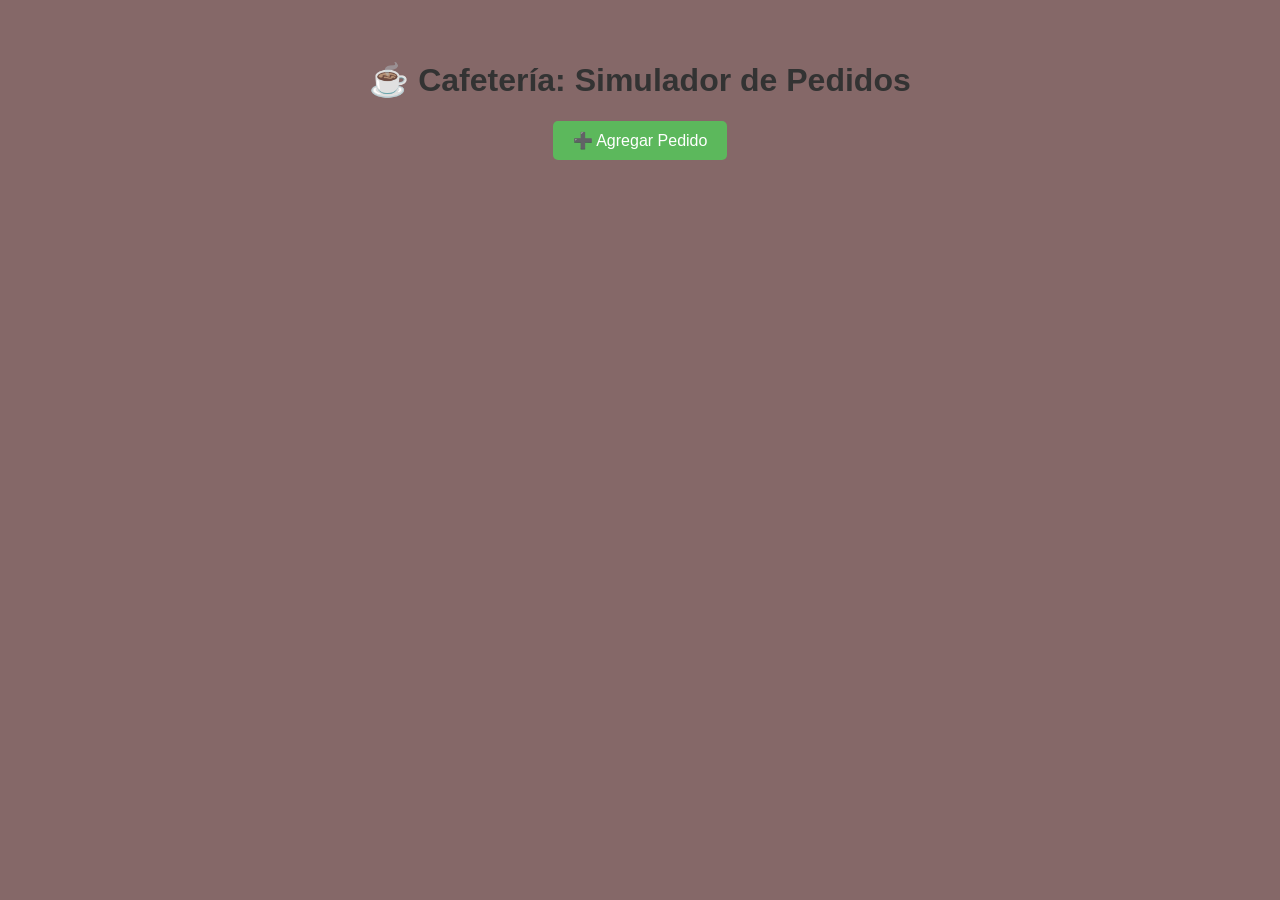
<file: index.html>
<!DOCTYPE html>
<html lang="en">
<head>
    <meta charset="UTF-8">
    <meta name="viewport" content="width=device-width, initial-scale=1.0">
    <title>Simulador de Pedidos en Cafetería</title>
    <link rel="stylesheet" href="style.css">
</head>
<body>
    <h1>☕ Cafetería: Simulador de Pedidos</h1>
    <div class="controls">
        <button id="addOrderBtn">➕ Agregar Pedido</button>
    </div>
    <ul id="orderList">
        <!-- Los pedidos se mostrarán aquí -->
    </ul>

    <script src="cafeteria.js"></script>
</body>
</html>
</file>
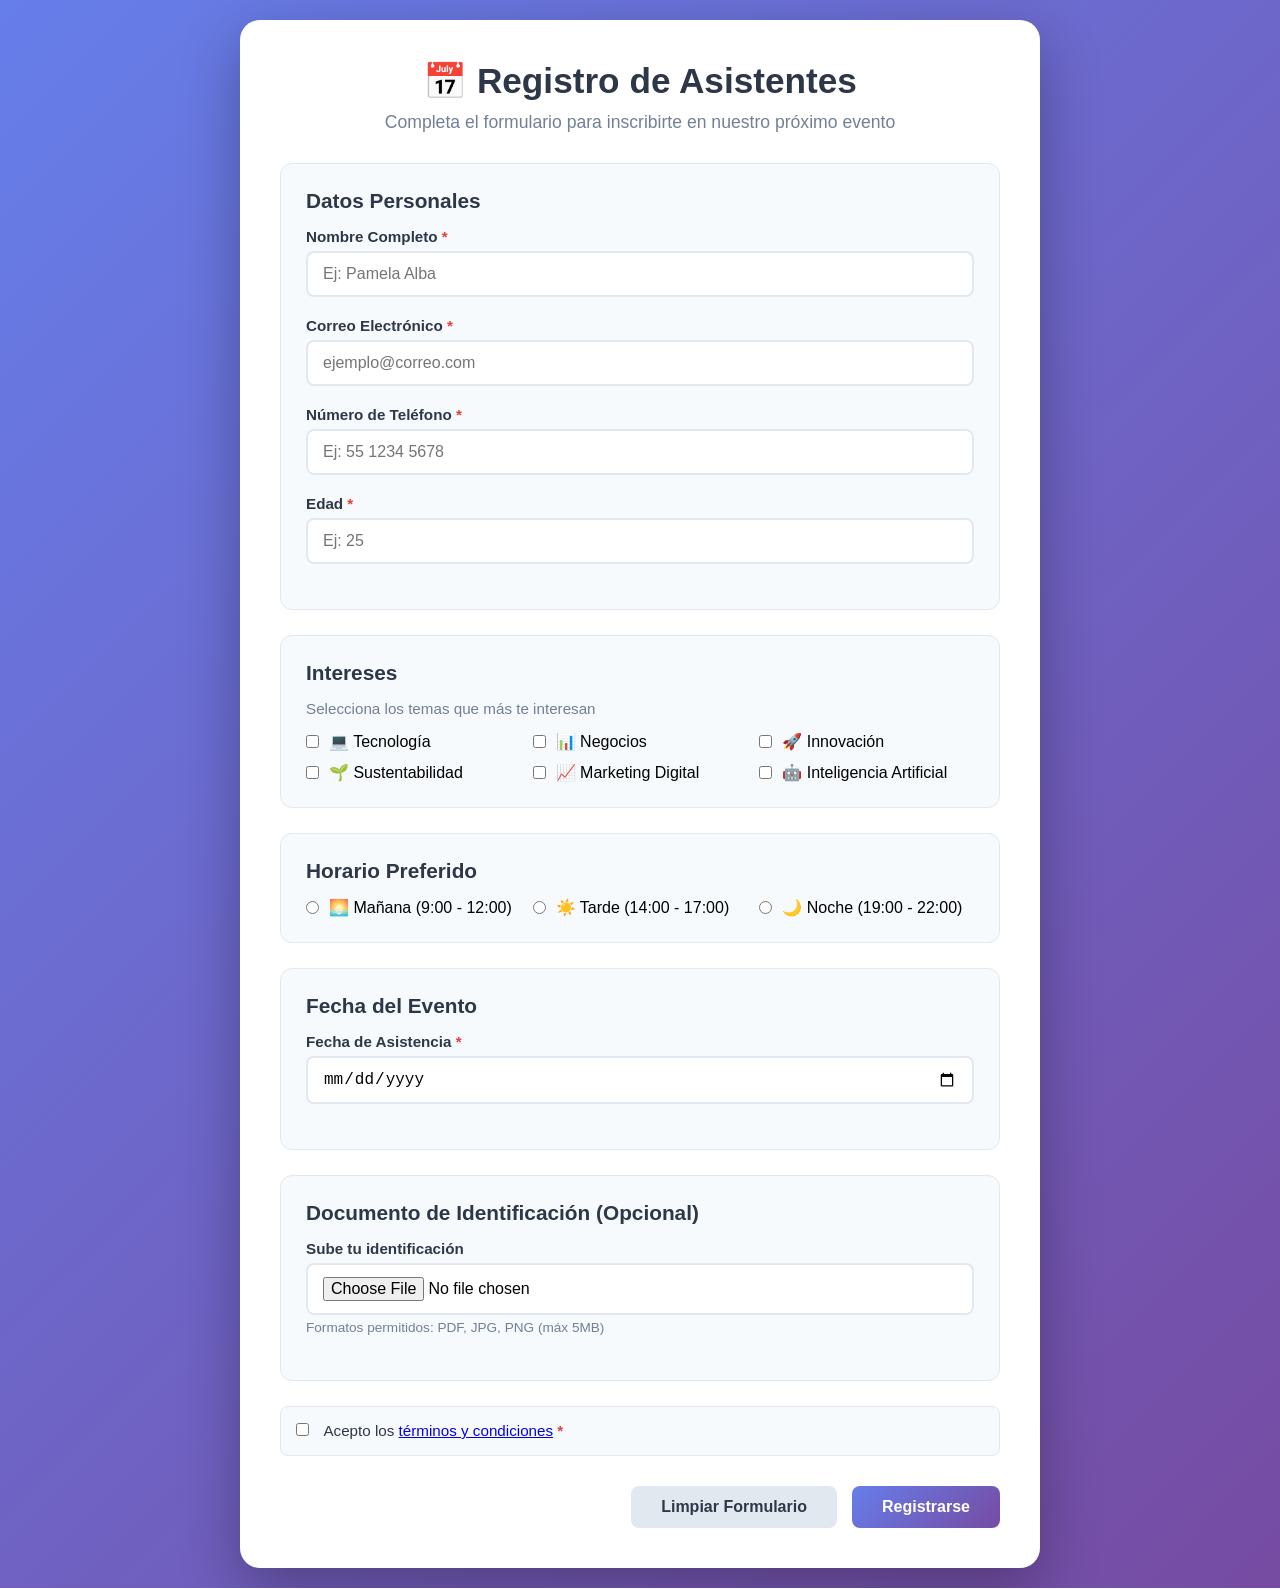
<file: Eventos/index.html>
<!DOCTYPE html>
<html lang="es">
<head>
    <meta charset="UTF-8">
    <meta name="viewport" content="width=device-width, initial-scale=1.0">
    <title>Registro de Eventos - Empresa</title>
    <link rel="stylesheet" href="styles.css">
</head>
<body>
    <div class="container">
        <header>
            <h1>📅 Registro de Asistentes</h1>
            <p>Completa el formulario para inscribirte en nuestro próximo evento</p>
        </header>

        <form id="registroForm" novalidate>
            <!-- Sección: Datos Personales -->
            <section class="form-section">
                <h2>Datos Personales</h2>
                
                <div class="form-group">
                    <label for="nombre">
                        Nombre Completo <span class="required">*</span>
                    </label>
                    <input 
                        type="text" 
                        id="nombre" 
                        name="nombre" 
                        placeholder="Ej: Pamela Alba"
                        required
                    >
                    <div class="error-message" id="nombreError"></div>
                </div>

                <div class="form-group">
                    <label for="email">
                        Correo Electrónico <span class="required">*</span>
                    </label>
                    <input 
                        type="email" 
                        id="email" 
                        name="email" 
                        placeholder="ejemplo@correo.com"
                        required
                    >
                    <div class="error-message" id="emailError"></div>
                </div>

                <div class="form-group">
                    <label for="telefono">
                        Número de Teléfono <span class="required">*</span>
                    </label>
                    <input 
                        type="tel" 
                        id="telefono" 
                        name="telefono" 
                        placeholder="Ej: 55 1234 5678"
                        required
                    >
                    <div class="error-message" id="telefonoError"></div>
                </div>

                <div class="form-group">
                    <label for="edad">
                        Edad <span class="required">*</span>
                    </label>
                    <input 
                        type="number" 
                        id="edad" 
                        name="edad" 
                        placeholder="Ej: 25"
                        min="18"
                        max="120"
                        required
                    >
                    <div class="error-message" id="edadError"></div>
                </div>
            </section>

            <!-- Sección: Intereses -->
            <section class="form-section">
                <h2>Intereses</h2>
                <p class="section-hint">Selecciona los temas que más te interesan</p>
                
                <div class="checkbox-group">
                    <div class="checkbox-item">
                        <input type="checkbox" id="tecnologia" name="intereses" value="tecnologia">
                        <label for="tecnologia">💻 Tecnología</label>
                    </div>
                    <div class="checkbox-item">
                        <input type="checkbox" id="negocios" name="intereses" value="negocios">
                        <label for="negocios">📊 Negocios</label>
                    </div>
                    <div class="checkbox-item">
                        <input type="checkbox" id="innovacion" name="intereses" value="innovacion">
                        <label for="innovacion">🚀 Innovación</label>
                    </div>
                    <div class="checkbox-item">
                        <input type="checkbox" id="sostenibilidad" name="intereses" value="sostenibilidad">
                        <label for="sostenibilidad">🌱 Sustentabilidad</label>
                    </div>
                    <div class="checkbox-item">
                        <input type="checkbox" id="marketing" name="intereses" value="marketing">
                        <label for="marketing">📈 Marketing Digital</label>
                    </div>
                    <div class="checkbox-item">
                        <input type="checkbox" id="ia" name="intereses" value="ia">
                        <label for="ia">🤖 Inteligencia Artificial</label>
                    </div>
                </div>
                <div class="error-message" id="interesesError"></div>
            </section>

            <!-- Sección: Horario -->
            <section class="form-section">
                <h2>Horario Preferido</h2>
                
                <div class="radio-group">
                    <div class="radio-item">
                        <input type="radio" id="manana" name="horario" value="mañana">
                        <label for="manana">🌅 Mañana (9:00 - 12:00)</label>
                    </div>
                    <div class="radio-item">
                        <input type="radio" id="tarde" name="horario" value="tarde">
                        <label for="tarde">☀️ Tarde (14:00 - 17:00)</label>
                    </div>
                    <div class="radio-item">
                        <input type="radio" id="noche" name="horario" value="noche">
                        <label for="noche">🌙 Noche (19:00 - 22:00)</label>
                    </div>
                </div>
                <div class="error-message" id="horarioError"></div>
            </section>

            <!-- Sección: Fecha del Evento -->
            <section class="form-section">
                <h2>Fecha del Evento</h2>
                
                <div class="form-group">
                    <label for="fecha">
                        Fecha de Asistencia <span class="required">*</span>
                    </label>
                    <input 
                        type="date" 
                        id="fecha" 
                        name="fecha" 
                        required
                    >
                    <div class="error-message" id="fechaError"></div>
                </div>
            </section>

            <!-- Sección: Documento -->
            <section class="form-section">
                <h2>Documento de Identificación (Opcional)</h2>
                
                <div class="form-group">
                    <label for="documento">
                        Sube tu identificación
                    </label>
                    <input 
                        type="file" 
                        id="documento" 
                        name="documento"
                        accept=".pdf,.jpg,.jpeg,.png"
                    >
                    <small class="file-hint">Formatos permitidos: PDF, JPG, PNG (máx 5MB)</small>
                    <div class="error-message" id="documentoError"></div>
                </div>
            </section>

            <!-- Términos y condiciones -->
            <div class="form-group terms">
                <input type="checkbox" id="terminos" name="terminos" required>
                <label for="terminos">
                    Acepto los <a href="#" target="_blank">términos y condiciones</a> <span class="required">*</span>
                </label>
                <div class="error-message" id="terminosError"></div>
            </div>

            <!-- Botones -->
            <div class="form-actions">
                <button type="reset" class="btn-secondary">Limpiar Formulario</button>
                <button type="submit" class="btn-primary">Registrarse</button>
            </div>
        </form>

        <!-- Modal de éxito -->
        <div id="successModal" class="modal">
            <div class="modal-content">
                <div class="modal-header">
                    <span class="modal-icon">✅</span>
                    <h2>¡Registro Exitoso!</h2>
                </div>
                <div class="modal-body" id="modalBody">
                    <!-- Contenido dinámico -->
                </div>
                <button class="btn-primary" onclick="cerrarModal()">Aceptar</button>
            </div>
        </div>
    </div>

    <script src="app.js"></script>
</body>
</html>
</file>
<file: style.css>
body {
            font-family: sans-serif;
            max-width: 600px;
            margin: 20px auto;
            padding: 20px;
            background-color: #856868;
        }
        h1 {
            color: #333;
            text-align: center;
        }
        .controls {
            display: flex;
            justify-content: center;
            margin-bottom: 20px;
        }
        button {
            background-color: #5cb85c;
            color: white;
            border: none;
            padding: 10px 20px;
            font-size: 1em;
            border-radius: 5px;
            cursor: pointer;
            transition: background-color 0.2s;
        }
        button:hover {
            background-color: #4cae4c;
        }
        #orderList {
            list-style: none;
            padding: 0;
        }
        #orderList li {
            background-color: white;
            padding: 10px 15px;
            margin-bottom: 8px;
            border-radius: 4px;
            box-shadow: 0 1px 3px rgba(0,0,0,0.1);
            border-left: 5px solid #f0ad4e; /* Color por defecto para 'En Proceso' */
            transition: border-left-color 0.3s;
        }
        #orderList li.completado {
            border-left-color: #5cb85c; /* Color para 'Completado' */
            background-color: #f0fff0;
        }
        .status-badge {
            font-weight: bold;
        }
        .status-en-proceso { color: #f0ad4e; }
        .status-completado { color: #5cb85c; }
</file>
<file: Eventos/styles.css>
/* Reset y estilos base */
* {
    margin: 0;
    padding: 0;
    box-sizing: border-box;
}

body {
    font-family: 'Segoe UI', Tahoma, Geneva, Verdana, sans-serif;
    background: linear-gradient(135deg, #667eea 0%, #764ba2 100%);
    min-height: 100vh;
    padding: 20px;
    display: flex;
    justify-content: center;
    align-items: center;
}

.container {
    background: white;
    border-radius: 20px;
    box-shadow: 0 20px 60px rgba(0, 0, 0, 0.3);
    padding: 40px;
    max-width: 800px;
    width: 100%;
    animation: fadeIn 0.5s ease-in;
}

@keyframes fadeIn {
    from {
        opacity: 0;
        transform: translateY(-20px);
    }
    to {
        opacity: 1;
        transform: translateY(0);
    }
}

header {
    text-align: center;
    margin-bottom: 30px;
}

header h1 {
    color: #2d3748;
    font-size: 2.2rem;
    margin-bottom: 10px;
}

header p {
    color: #718096;
    font-size: 1.1rem;
}

/* Secciones del formulario */
.form-section {
    background: #f7fafc;
    padding: 25px;
    border-radius: 12px;
    margin-bottom: 25px;
    border: 1px solid #e2e8f0;
    transition: border-color 0.3s;
}

.form-section:hover {
    border-color: #667eea;
}

.form-section h2 {
    color: #2d3748;
    font-size: 1.3rem;
    margin-bottom: 15px;
    display: flex;
    align-items: center;
}

.section-hint {
    color: #718096;
    font-size: 0.95rem;
    margin-bottom: 15px;
}

/* Grupos de formulario */
.form-group {
    margin-bottom: 20px;
}

.form-group label {
    display: block;
    color: #2d3748;
    font-weight: 600;
    margin-bottom: 6px;
    font-size: 0.95rem;
}

.required {
    color: #e53e3e;
    font-weight: bold;
}

.form-group input {
    width: 100%;
    padding: 12px 15px;
    border: 2px solid #e2e8f0;
    border-radius: 8px;
    font-size: 1rem;
    transition: all 0.3s;
    background: white;
}

.form-group input:focus {
    outline: none;
    border-color: #667eea;
    box-shadow: 0 0 0 3px rgba(102, 126, 234, 0.1);
}

.form-group input.error {
    border-color: #e53e3e;
    background: #fff5f5;
}

.form-group input.success {
    border-color: #48bb78;
    background: #f0fff4;
}

/* Checkboxes y radios */
.checkbox-group,
.radio-group {
    display: grid;
    grid-template-columns: repeat(auto-fill, minmax(180px, 1fr));
    gap: 12px;
    margin-top: 10px;
}

.checkbox-item,
.radio-item {
    display: flex;
    align-items: center;
}

.checkbox-item input,
.radio-item input {
    width: auto;
    margin-right: 10px;
    cursor: pointer;
}

.checkbox-item label,
.radio-item label {
    cursor: pointer;
    font-weight: normal;
    margin-bottom: 0;
}

/* Mensajes de error */
.error-message {
    color: #e53e3e;
    font-size: 0.85rem;
    margin-top: 5px;
    min-height: 20px;
    display: none;
}

.error-message.visible {
    display: block;
    animation: shake 0.3s ease-in-out;
}

@keyframes shake {
    0%, 100% { transform: translateX(0); }
    25% { transform: translateX(-5px); }
    75% { transform: translateX(5px); }
}

/* Archivo */
.file-hint {
    display: block;
    color: #718096;
    font-size: 0.85rem;
    margin-top: 5px;
}

/* Términos */
.terms {
    margin-top: 20px;
    padding: 15px;
    background: #f7fafc;
    border-radius: 8px;
    border: 1px solid #e2e8f0;
}

.terms input {
    width: auto;
    margin-right: 10px;
}

.terms label {
    display: inline;
    font-weight: normal;
}

/* Botones */
.form-actions {
    display: flex;
    gap: 15px;
    justify-content: flex-end;
    margin-top: 30px;
}

.btn-primary,
.btn-secondary {
    padding: 12px 30px;
    border: none;
    border-radius: 8px;
    font-size: 1rem;
    font-weight: 600;
    cursor: pointer;
    transition: all 0.3s;
    display: inline-flex;
    align-items: center;
    gap: 8px;
}

.btn-primary {
    background: linear-gradient(135deg, #667eea 0%, #764ba2 100%);
    color: white;
}

.btn-primary:hover {
    transform: translateY(-2px);
    box-shadow: 0 8px 25px rgba(102, 126, 234, 0.4);
}

.btn-primary:active {
    transform: translateY(0);
}

.btn-secondary {
    background: #e2e8f0;
    color: #2d3748;
}

.btn-secondary:hover {
    background: #cbd5e0;
    transform: translateY(-2px);
}

/* Modal */
.modal {
    display: none;
    position: fixed;
    top: 0;
    left: 0;
    width: 100%;
    height: 100%;
    background: rgba(0, 0, 0, 0.6);
    backdrop-filter: blur(5px);
    justify-content: center;
    align-items: center;
    z-index: 1000;
    animation: fadeIn 0.3s;
}

.modal.active {
    display: flex;
}

.modal-content {
    background: white;
    border-radius: 20px;
    padding: 40px;
    max-width: 500px;
    width: 90%;
    box-shadow: 0 20px 60px rgba(0, 0, 0, 0.3);
    animation: slideIn 0.3s;
}

@keyframes slideIn {
    from {
        transform: scale(0.9);
        opacity: 0;
    }
    to {
        transform: scale(1);
        opacity: 1;
    }
}

.modal-header {
    text-align: center;
    margin-bottom: 20px;
}

.modal-icon {
    font-size: 4rem;
    display: block;
}

.modal-header h2 {
    color: #2d3748;
    margin-top: 10px;
}

.modal-body {
    margin-bottom: 25px;
    padding: 15px;
    background: #f7fafc;
    border-radius: 8px;
}

.modal-body p {
    margin: 8px 0;
    color: #2d3748;
}

.modal-body strong {
    color: #667eea;
}

/* Responsive */
@media (max-width: 640px) {
    .container {
        padding: 20px;
    }

    .form-section {
        padding: 15px;
    }

    .checkbox-group,
    .radio-group {
        grid-template-columns: 1fr;
    }

    .form-actions {
        flex-direction: column;
    }

    .form-actions button {
        width: 100%;
        justify-content: center;
    }

    header h1 {
        font-size: 1.8rem;
    }

    .modal-content {
        padding: 25px;
    }
}

/* Estilos para el contador de caracteres */
.char-counter {
    text-align: right;
    font-size: 0.85rem;
    color: #718096;
    margin-top: 4px;
}

.char-counter.limit {
    color: #e53e3e;
    font-weight: bold;
}

/* Badge de validación */
.validation-badge {
    display: inline-block;
    margin-left: 8px;
    font-size: 0.8rem;
}

.badge-success {
    color: #48bb78;
}

.badge-error {
    color: #e53e3e;
}
</file>
